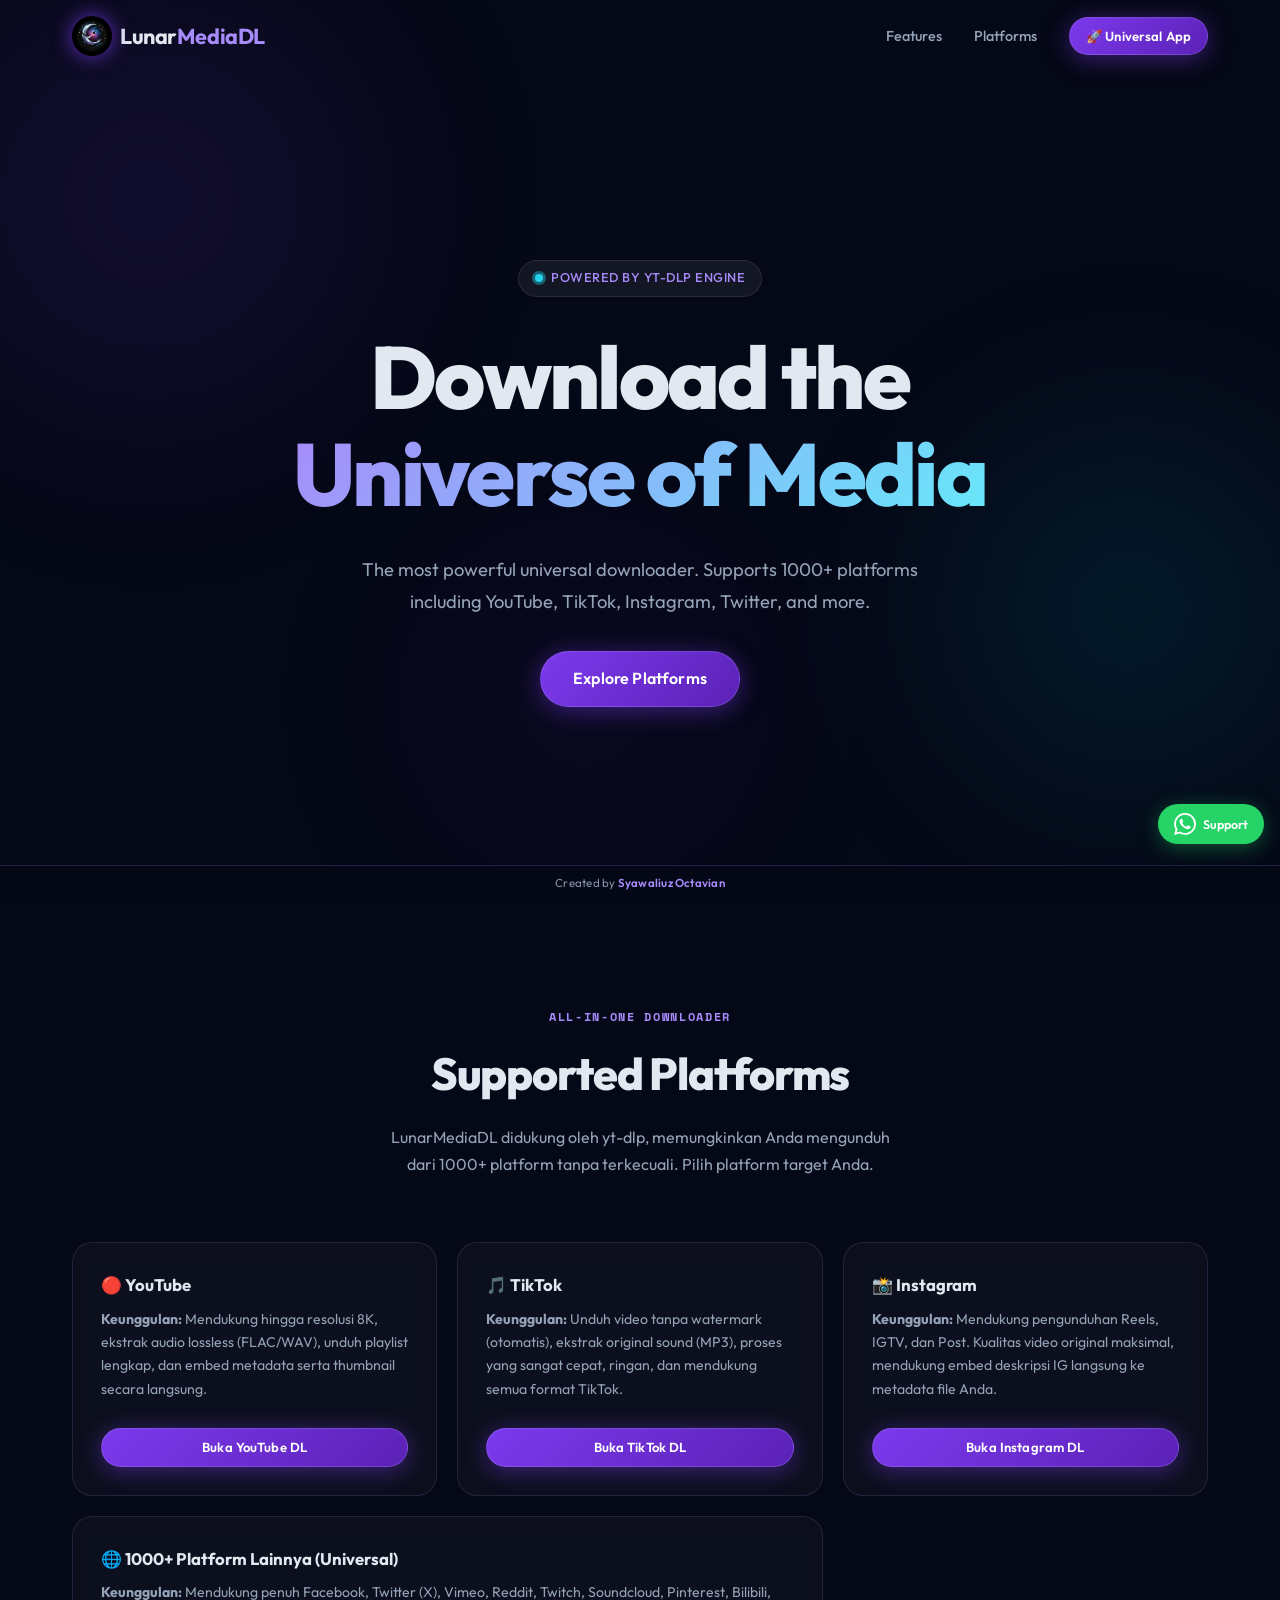
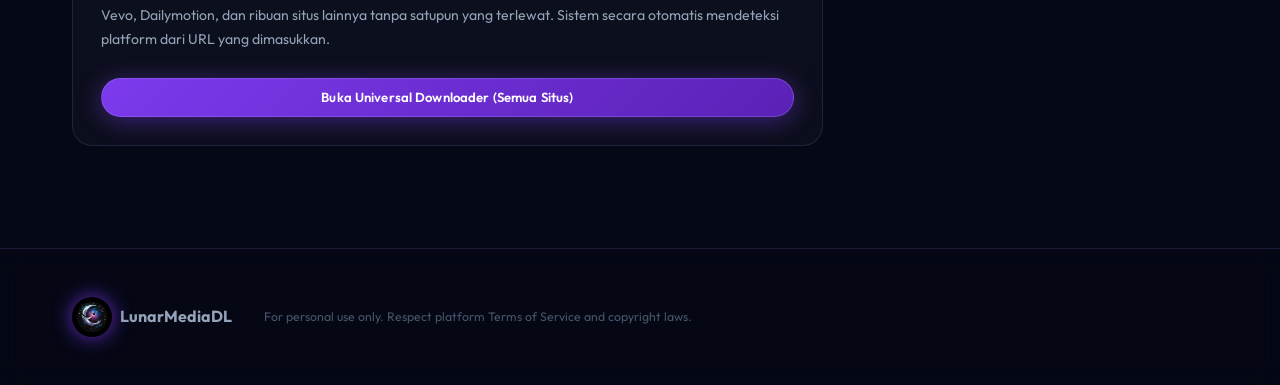
<file: static/index.html>
<!DOCTYPE html>
<html lang="en">
<head>
  <meta charset="UTF-8" />
  <meta name="viewport" content="width=device-width, initial-scale=1.0, viewport-fit=cover" />
  <meta name="description" content="LunarMediaDL — Advanced Media Downloader for all platforms." />
  <title>LunarMediaDL — Documentation</title>
  <link rel="preconnect" href="https://fonts.googleapis.com" />
  <link rel="preconnect" href="https://fonts.gstatic.com" crossorigin />
  <link href="https://fonts.googleapis.com/css2?family=Outfit:wght@100..900&family=Space+Mono:ital,wght@0,400;0,700;1,400&display=swap" rel="stylesheet" />
  <link rel="stylesheet" href="/static/css/main.css" />
  <link rel="stylesheet" href="/static/css/animations.css" />
</head>
<body>

<canvas id="starfield" aria-hidden="true"></canvas>
<div class="nebula" aria-hidden="true">
  <div class="nebula__blob nebula__blob--1"></div>
  <div class="nebula__blob nebula__blob--2"></div>
  <div class="nebula__blob nebula__blob--3"></div>
</div>

<header class="header" id="header">
  <nav class="nav container">
    <a href="/" class="logo" aria-label="LunarMediaDL Home">
      <img class="logo__icon" src="/static/logo.png" alt="LunarMediaDL" width="36" height="36" style="border-radius:50%;object-fit:cover;">
      <span class="logo__text">Lunar<span class="logo__accent">MediaDL</span></span>
    </a>
    <ul class="nav__links" role="list">
      <li><a href="#features" class="nav__link">Features</a></li>
      <li><a href="#platforms" class="nav__link">Platforms</a></li>
      <li><a href="/universal.html" class="btn btn--primary btn--sm">🚀 Universal App</a></li>
    </ul>
  </nav>
</header>

<section class="hero" id="hero">
  <div class="container hero__inner">
    <div class="hero__badge"><span class="pulse-dot"></span>Powered by yt-dlp engine</div>
    <h1 class="hero__title">
      <span class="hero__title-line">Download the</span>
      <span class="hero__title-line hero__title-gradient">Universe of Media</span>
    </h1>
    <p class="hero__subtitle">The most powerful universal downloader. Supports 1000+ platforms including YouTube, TikTok, Instagram, Twitter, and more.</p>
    <div class="hero__actions">
      <a href="#platforms" class="btn btn--primary btn--lg">Explore Platforms</a>
    </div>
  </div>
</section>

<section class="section" id="platforms">
  <div class="container">
    <div class="section__header">
      <span class="section__eyebrow">All-in-One Downloader</span>
      <h2 class="section__title">Supported Platforms</h2>
      <p class="section__desc">LunarMediaDL didukung oleh yt-dlp, memungkinkan Anda mengunduh dari 1000+ platform tanpa terkecuali. Pilih platform target Anda.</p>
    </div>
    <div class="features__grid">
      <div class="feature-card">
        <h3>🔴 YouTube</h3>
        <p><strong>Keunggulan:</strong> Mendukung hingga resolusi 8K, ekstrak audio lossless (FLAC/WAV), unduh playlist lengkap, dan embed metadata serta thumbnail secara langsung.</p><br/>
        <a href="/downloader.html" class="btn btn--primary btn--sm" style="width:100%">Buka YouTube DL</a>
      </div>
      <div class="feature-card">
        <h3>🎵 TikTok</h3>
        <p><strong>Keunggulan:</strong> Unduh video tanpa watermark (otomatis), ekstrak original sound (MP3), proses yang sangat cepat, ringan, dan mendukung semua format TikTok.</p><br/>
        <a href="/tiktok.html" class="btn btn--primary btn--sm" style="width:100%">Buka TikTok DL</a>
      </div>
      <div class="feature-card">
        <h3>📸 Instagram</h3>
        <p><strong>Keunggulan:</strong> Mendukung pengunduhan Reels, IGTV, dan Post. Kualitas video original maksimal, mendukung embed deskripsi IG langsung ke metadata file Anda.</p><br/>
        <a href="/instagram.html" class="btn btn--primary btn--sm" style="width:100%">Buka Instagram DL</a>
      </div>
      <div class="feature-card feature-card--large">
        <h3>🌐 1000+ Platform Lainnya (Universal)</h3>
        <p><strong>Keunggulan:</strong> Mendukung penuh Facebook, Twitter (X), Vimeo, Reddit, Twitch, Soundcloud, Pinterest, Bilibili, Vevo, Dailymotion, dan ribuan situs lainnya tanpa satupun yang terlewat. Sistem secara otomatis mendeteksi platform dari URL yang dimasukkan.</p><br/>
        <a href="/universal.html" class="btn btn--primary btn--sm" style="width:100%;text-align:center;">Buka Universal Downloader (Semua Situs)</a>
      </div>
    </div>
  </div>
</section>

<footer class="footer">
  <div class="container footer__inner">
    <div class="footer__brand">
      <img class="logo__icon" src="/static/logo.png" alt="LunarMediaDL" width="28" height="28" style="border-radius:50%;object-fit:cover;">
      <span class="footer__brand-name">LunarMediaDL</span>
    </div>
    <p class="footer__disclaimer">For personal use only. Respect platform Terms of Service and copyright laws.</p>
  </div>
</footer>
<div class="creator-credit">Created by <strong>Syawaliuz Octavian</strong></div>

<a href="https://wa.me/6282245186794?text=Hi%2C%20I%20need%20help%20with%20LunarYtdl"
   class="wa-contact-btn" target="_blank" rel="noopener noreferrer"
   title="Contact Support" aria-label="Contact support via WhatsApp">
  <svg viewBox="0 0 24 24" fill="currentColor" width="22" height="22">
    <path d="M17.472 14.382c-.297-.149-1.758-.867-2.03-.967-.273-.099-.471-.148-.67.15-.197.297-.767.966-.94 1.164-.173.199-.347.223-.644.075-.297-.15-1.255-.463-2.39-1.475-.883-.788-1.48-1.761-1.653-2.059-.173-.297-.018-.458.13-.606.134-.133.298-.347.446-.52.149-.174.198-.298.298-.497.099-.198.05-.371-.025-.52-.075-.149-.669-1.612-.916-2.207-.242-.579-.487-.5-.669-.51-.173-.008-.371-.01-.57-.01-.198 0-.52.074-.792.372-.272.297-1.04 1.016-1.04 2.479 0 1.462 1.065 2.875 1.213 3.074.149.198 2.096 3.2 5.077 4.487.709.306 1.262.489 1.694.625.712.227 1.36.195 1.871.118.571-.085 1.758-.719 2.006-1.413.248-.694.248-1.289.173-1.413-.074-.124-.272-.198-.57-.347m-5.421 7.403h-.004a9.87 9.87 0 01-5.031-1.378l-.361-.214-3.741.982.998-3.648-.235-.374a9.86 9.86 0 01-1.51-5.26c.001-5.45 4.436-9.884 9.888-9.884 2.64 0 5.122 1.03 6.988 2.898a9.825 9.825 0 012.893 6.994c-.003 5.45-4.437 9.884-9.885 9.884m8.413-18.297A11.815 11.815 0 0012.05 0C5.495 0 .16 5.335.157 11.892c0 2.096.547 4.142 1.588 5.945L.057 24l6.305-1.654a11.882 11.882 0 005.683 1.448h.005c6.554 0 11.89-5.335 11.893-11.893a11.821 11.821 0 00-3.48-8.413Z"/>
  </svg>
  <span>Support</span>
</a>

<script src="https://cdn.socket.io/4.7.5/socket.io.min.js"></script>
<script src="/static/js/stars.js"></script>
<script src="/static/js/ui.js"></script>
<script>document.addEventListener('DOMContentLoaded', () => { if (typeof UI !== 'undefined') UI.init(); });</script>
</body>
</html>
</file>
<file: static/css/main.css>
/* ═══════════════════════════════════════════════════════════
   LunarYtdl — Main Stylesheet
   Space theme · Glassmorphism · Futuristic · Production-grade
   Author: Syawaliuz Octavian
═══════════════════════════════════════════════════════════ */

/* ── Custom Properties ──────────────────────────────────── */
:root {
  /* Color palette */
  --clr-bg:          #050816;
  --clr-bg-2:        #0a0f2e;
  --clr-surface:     rgba(255 255 255 / 0.03);
  --clr-surface-2:   rgba(255 255 255 / 0.06);
  --clr-border:      rgba(167 139 250 / 0.15);
  --clr-border-2:    rgba(167 139 250 / 0.25);

  /* Purple accent */
  --clr-primary:     #7c3aed;
  --clr-primary-2:   #a78bfa;
  --clr-primary-glow:rgba(124 58 237 / 0.45);
  --clr-primary-soft:rgba(167 139 250 / 0.12);

  /* Cyan accent */
  --clr-accent:      #06b6d4;
  --clr-accent-2:    #67e8f9;
  --clr-accent-glow: rgba(6 182 212 / 0.35);

  /* Status */
  --clr-success:     #22d3ee;
  --clr-error:       #f87171;
  --clr-warning:     #fbbf24;

  /* Text */
  --clr-text:        #e2e8f0;
  --clr-text-muted:  #94a3b8;
  --clr-text-faint:  #475569;

  /* Typography */
  --font-sans:  'Outfit', system-ui, sans-serif;
  --font-mono:  'Space Mono', 'Courier New', monospace;

  /* Spacing */
  --space-xs:  0.25rem;
  --space-sm:  0.5rem;
  --space-md:  1rem;
  --space-lg:  1.5rem;
  --space-xl:  2rem;
  --space-2xl: 3rem;
  --space-3xl: 5rem;

  /* Border radius */
  --radius-sm: 6px;
  --radius-md: 12px;
  --radius-lg: 20px;
  --radius-xl: 28px;
  --radius-full: 9999px;

  /* Transitions */
  --ease-out:   cubic-bezier(0.16, 1, 0.3, 1);
  --ease-spring:cubic-bezier(0.34, 1.56, 0.64, 1);

  /* Shadows */
  --shadow-glow:  0 0 40px var(--clr-primary-glow);
  --shadow-card:  0 4px 32px rgba(0 0 0 / 0.5);
  --shadow-float: 0 20px 60px rgba(0 0 0 / 0.6);

  /* Layout */
  --container:  1200px;
  --header-h:   72px;
}

/* ── Reset ──────────────────────────────────────────────── */
*, *::before, *::after { box-sizing: border-box; margin: 0; padding: 0; }

html {
  scroll-behavior: smooth;
  -webkit-text-size-adjust: 100%;
  scroll-padding-top: calc(var(--header-h) + 1rem);
}

body {
  font-family: var(--font-sans);
  font-size: clamp(0.9rem, 1.5vw, 1rem);
  line-height: 1.7;
  color: var(--clr-text);
  background: var(--clr-bg);
  overflow-x: hidden;
  min-height: 100vh;
}

img { display: block; max-width: 100%; }
a  { color: inherit; text-decoration: none; }
button { cursor: pointer; font-family: inherit; border: none; background: none; }
input, select, textarea { font-family: inherit; }
ul[role="list"], ol[role="list"] { list-style: none; }

/* ── Utility ────────────────────────────────────────────── */
.container {
  width: min(100%, var(--container));
  margin-inline: auto;
  padding-inline: clamp(1rem, 4vw, 2rem);
}
.hidden        { display: none !important; }
.desktop-only  { display: none; }
@media (min-width: 768px) { .desktop-only { display: inline; } }

/* ── Starfield canvas ───────────────────────────────────── */
#starfield {
  position: fixed;
  inset: 0;
  z-index: 0;
  pointer-events: none;
}

/* ── Nebula blobs ───────────────────────────────────────── */
.nebula {
  position: fixed;
  inset: 0;
  z-index: 0;
  pointer-events: none;
  overflow: hidden;
}
.nebula__blob {
  position: absolute;
  border-radius: 50%;
  filter: blur(100px);
  opacity: 0.18;
}
.nebula__blob--1 {
  width: 600px; height: 600px;
  background: radial-gradient(circle, #7c3aed, transparent 70%);
  top: -100px; left: -150px;
}
.nebula__blob--2 {
  width: 500px; height: 500px;
  background: radial-gradient(circle, #06b6d4, transparent 70%);
  top: 40%; right: -100px;
}
.nebula__blob--3 {
  width: 400px; height: 400px;
  background: radial-gradient(circle, #4c1d95, transparent 70%);
  bottom: 0; left: 30%;
}

/* ── Everything above canvas ────────────────────────────── */
.header, .hero, .features, .downloader, .footer,
.toast-container {
  position: relative;
  z-index: 1;
}

/* ══════════════════════════════════════════════════════════
   HEADER
══════════════════════════════════════════════════════════ */
.header {
  position: fixed;
  top: 0; left: 0; right: 0;
  height: var(--header-h);
  z-index: 100;
  transition: background 0.4s, backdrop-filter 0.4s, border-color 0.4s;
  border-bottom: 1px solid transparent;
}
.header.scrolled {
  background: rgba(5 8 22 / 0.75);
  backdrop-filter: blur(20px) saturate(1.4);
  border-color: var(--clr-border);
}

.nav {
  display: flex;
  align-items: center;
  justify-content: space-between;
  height: var(--header-h);
  gap: var(--space-xl);
}

/* Logo */
.logo {
  display: flex;
  align-items: center;
  gap: var(--space-sm);
  flex-shrink: 0;
}
.logo__icon {
  width: 40px; height: 40px;
  filter: drop-shadow(0 0 10px rgba(124 58 237 / 0.8));
  transition: transform 0.5s var(--ease-spring), filter 0.3s;
}
.logo:hover .logo__icon {
  transform: rotate(-15deg) scale(1.1);
  filter: drop-shadow(0 0 18px rgba(167 139 250 / 0.9));
}
.logo__text {
  font-size: 1.35rem;
  font-weight: 700;
  letter-spacing: -0.02em;
  color: var(--clr-text);
}
.logo__accent {
  color: var(--clr-primary-2);
}

/* Nav links */
.nav__links {
  display: flex;
  align-items: center;
  gap: var(--space-xl);
  list-style: none;
}
.nav__link {
  font-size: 0.9rem;
  font-weight: 500;
  color: var(--clr-text-muted);
  transition: color 0.25s;
  position: relative;
}
.nav__link::after {
  content: '';
  position: absolute;
  bottom: -4px; left: 0; right: 0;
  height: 1px;
  background: var(--clr-primary-2);
  transform: scaleX(0);
  transform-origin: left;
  transition: transform 0.3s var(--ease-out);
}
.nav__link:hover { color: var(--clr-text); }
.nav__link:hover::after { transform: scaleX(1); }

.nav__link--cta {
  padding: 0.45rem 1.1rem;
  background: var(--clr-primary-soft);
  border: 1px solid var(--clr-border-2);
  border-radius: var(--radius-full);
  color: var(--clr-primary-2);
  font-weight: 600;
  transition: background 0.25s, border-color 0.25s, color 0.25s, box-shadow 0.25s;
}
.nav__link--cta:hover {
  background: rgba(124 58 237 / 0.2);
  border-color: var(--clr-primary-2);
  color: #fff;
  box-shadow: 0 0 20px var(--clr-primary-glow);
}
.nav__link--cta::after { display: none; }

/* Mobile burger */
.nav__burger {
  display: none;
  flex-direction: column;
  gap: 5px;
  padding: 6px;
}
.nav__burger span {
  display: block;
  width: 22px; height: 2px;
  background: var(--clr-text-muted);
  border-radius: 2px;
  transition: transform 0.3s, opacity 0.3s, background 0.25s;
}
.nav__burger:hover span { background: var(--clr-text); }

@media (max-width: 640px) {
  .nav__links { display: none; }
  .nav__burger { display: flex; }
}

/* ══════════════════════════════════════════════════════════
   HERO
══════════════════════════════════════════════════════════ */
.hero {
  min-height: 100vh;
  display: flex;
  align-items: center;
  padding-block: clamp(6rem, 12vw, 9rem) clamp(3rem, 6vw, 5rem);
}
.hero__inner {
  display: flex;
  flex-direction: column;
  align-items: center;
  text-align: center;
  gap: var(--space-xl);
}

.hero__badge {
  display: inline-flex;
  align-items: center;
  gap: var(--space-sm);
  padding: 0.4rem 1rem;
  background: var(--clr-surface-2);
  border: 1px solid var(--clr-border);
  border-radius: var(--radius-full);
  font-size: 0.8rem;
  font-weight: 500;
  color: var(--clr-primary-2);
  letter-spacing: 0.04em;
  text-transform: uppercase;
  animation: fadeSlideDown 0.8s var(--ease-out) both;
}

.hero__title {
  font-size: clamp(2.8rem, 7vw, 5.5rem);
  font-weight: 800;
  line-height: 1.1;
  letter-spacing: -0.03em;
  animation: fadeSlideUp 0.9s 0.1s var(--ease-out) both;
}
.hero__title-line {
  display: block;
  color: var(--clr-text);
}
.hero__title-gradient {
  background: linear-gradient(135deg, #a78bfa 0%, #67e8f9 50%, #a78bfa 100%);
  background-size: 200% 200%;
  -webkit-background-clip: text;
  -webkit-text-fill-color: transparent;
  background-clip: text;
  animation: gradientShift 4s ease infinite, fadeSlideUp 0.9s 0.2s var(--ease-out) both;
}

.hero__subtitle {
  max-width: 580px;
  font-size: clamp(1rem, 2vw, 1.15rem);
  color: var(--clr-text-muted);
  line-height: 1.75;
  animation: fadeSlideUp 0.9s 0.25s var(--ease-out) both;
}

.hero__actions {
  display: flex;
  gap: var(--space-md);
  flex-wrap: wrap;
  justify-content: center;
  animation: fadeSlideUp 0.9s 0.35s var(--ease-out) both;
}

/* Stats */
.hero__stats {
  display: flex;
  gap: var(--space-md);
  flex-wrap: wrap;
  justify-content: center;
  margin-top: var(--space-sm);
  animation: fadeSlideUp 0.9s 0.45s var(--ease-out) both;
}
.stat-card {
  display: flex;
  flex-direction: column;
  align-items: center;
  padding: 0.75rem 1.5rem;
  background: var(--clr-surface);
  border: 1px solid var(--clr-border);
  border-radius: var(--radius-md);
  backdrop-filter: blur(12px);
  transition: border-color 0.3s, transform 0.3s, box-shadow 0.3s;
}
.stat-card:hover {
  border-color: var(--clr-primary-2);
  transform: translateY(-4px);
  box-shadow: 0 8px 32px var(--clr-primary-glow);
}
.stat-card__number {
  font-size: 1.6rem;
  font-weight: 800;
  color: var(--clr-primary-2);
  letter-spacing: -0.02em;
  font-family: var(--font-mono);
  line-height: 1;
}
.stat-card__label {
  font-size: 0.75rem;
  color: var(--clr-text-muted);
  text-transform: uppercase;
  letter-spacing: 0.06em;
  margin-top: 0.25rem;
}

/* ══════════════════════════════════════════════════════════
   BUTTONS
══════════════════════════════════════════════════════════ */
.btn {
  display: inline-flex;
  align-items: center;
  justify-content: center;
  gap: 0.45rem;
  padding: 0.65rem 1.4rem;
  border-radius: var(--radius-full);
  font-size: 0.9rem;
  font-weight: 600;
  letter-spacing: 0.01em;
  transition:
    background 0.25s,
    color 0.25s,
    border-color 0.25s,
    box-shadow 0.25s,
    transform 0.2s var(--ease-spring);
  position: relative;
  overflow: hidden;
  white-space: nowrap;
  flex-shrink: 0;
  border: 1px solid transparent;
}
.btn:active { transform: scale(0.97); }

/* Ripple effect */
.btn::after {
  content: '';
  position: absolute;
  width: 180%;
  height: 180%;
  background: rgba(255 255 255 / 0.12);
  border-radius: 50%;
  transform: scale(0);
  opacity: 0;
  transition: transform 0.5s, opacity 0.5s;
}
.btn:active::after { transform: scale(1); opacity: 1; transition: none; }

.btn--primary {
  background: linear-gradient(135deg, var(--clr-primary) 0%, #5b21b6 100%);
  color: #fff;
  border-color: rgba(167 139 250 / 0.3);
  box-shadow: 0 4px 24px var(--clr-primary-glow);
}
.btn--primary:hover {
  background: linear-gradient(135deg, #8b5cf6 0%, var(--clr-primary) 100%);
  box-shadow: 0 6px 32px var(--clr-primary-glow), 0 0 0 1px rgba(167 139 250 / 0.4);
  transform: translateY(-2px);
}

.btn--secondary {
  background: var(--clr-surface-2);
  color: var(--clr-accent-2);
  border-color: rgba(6 182 212 / 0.3);
}
.btn--secondary:hover {
  background: rgba(6 182 212 / 0.12);
  border-color: var(--clr-accent);
  box-shadow: 0 0 20px var(--clr-accent-glow);
  transform: translateY(-2px);
}

.btn--ghost {
  background: var(--clr-surface);
  color: var(--clr-text-muted);
  border-color: var(--clr-border);
}
.btn--ghost:hover {
  background: var(--clr-surface-2);
  color: var(--clr-text);
  border-color: var(--clr-border-2);
}

.btn--danger {
  background: rgba(248 113 113 / 0.1);
  color: var(--clr-error);
  border-color: rgba(248 113 113 / 0.3);
}
.btn--danger:hover {
  background: rgba(248 113 113 / 0.2);
  border-color: var(--clr-error);
}

.btn--lg { padding: 0.85rem 2rem; font-size: 1rem; }
.btn--sm { padding: 0.45rem 1rem; font-size: 0.82rem; }

/* Fetch button loading state */
.btn--fetch .btn-loading { display: none; }
.btn--fetch.loading .btn-inner { display: none; }
.btn--fetch.loading .btn-loading { display: flex; align-items: center; gap: 0.45rem; }
.btn--fetch:disabled {
  opacity: 0.5;
  cursor: not-allowed;
  transform: none !important;
  box-shadow: none !important;
}

/* Spinner */
.spinner {
  width: 14px; height: 14px;
  border: 2px solid rgba(255 255 255 / 0.2);
  border-top-color: #fff;
  border-radius: 50%;
  animation: spin 0.7s linear infinite;
}

/* ══════════════════════════════════════════════════════════
   SECTION SHARED
══════════════════════════════════════════════════════════ */
.section {
  padding-block: clamp(4rem, 8vw, 7rem);
}
.section__header {
  text-align: center;
  margin-bottom: clamp(2.5rem, 5vw, 4rem);
}
.section__eyebrow {
  display: inline-block;
  font-size: 0.75rem;
  font-weight: 600;
  letter-spacing: 0.14em;
  text-transform: uppercase;
  color: var(--clr-primary-2);
  margin-bottom: var(--space-sm);
  font-family: var(--font-mono);
}
.section__title {
  font-size: clamp(1.9rem, 4vw, 2.8rem);
  font-weight: 800;
  letter-spacing: -0.025em;
  color: var(--clr-text);
  margin-bottom: 0.75rem;
}
.section__desc {
  color: var(--clr-text-muted);
  max-width: 500px;
  margin-inline: auto;
}

/* ══════════════════════════════════════════════════════════
   FEATURES GRID
══════════════════════════════════════════════════════════ */
.features__grid {
  display: grid;
  grid-template-columns: repeat(3, 1fr);
  gap: 1.25rem;
}
@media (max-width: 900px) { .features__grid { grid-template-columns: repeat(2, 1fr); } }
@media (max-width: 560px) { .features__grid { grid-template-columns: 1fr; } }

.feature-card {
  position: relative;
  padding: 1.75rem;
  background: var(--clr-surface);
  border: 1px solid var(--clr-border);
  border-radius: var(--radius-lg);
  backdrop-filter: blur(10px);
  overflow: hidden;
  transition: border-color 0.3s, transform 0.4s var(--ease-out), box-shadow 0.4s;
}
.feature-card::before {
  content: '';
  position: absolute;
  inset: 0;
  background: radial-gradient(circle at 0 0, var(--clr-primary-soft), transparent 60%);
  opacity: 0;
  transition: opacity 0.4s;
}
.feature-card:hover {
  border-color: var(--clr-primary-2);
  transform: translateY(-6px);
  box-shadow: var(--shadow-float), 0 0 0 1px rgba(167 139 250 / 0.2);
}
.feature-card:hover::before { opacity: 1; }

.feature-card--large {
  grid-column: span 2;
}
@media (max-width: 560px) { .feature-card--large { grid-column: span 1; } }

.feature-card__icon {
  width: 48px; height: 48px;
  display: flex;
  align-items: center;
  justify-content: center;
  background: var(--clr-primary-soft);
  border: 1px solid var(--clr-border-2);
  border-radius: var(--radius-md);
  margin-bottom: var(--space-lg);
  transition: box-shadow 0.3s;
}
.feature-card:hover .feature-card__icon {
  box-shadow: 0 0 20px var(--clr-primary-glow);
}
.feature-card__icon svg {
  width: 22px; height: 22px;
  stroke: var(--clr-primary-2);
}

.feature-card h3 {
  font-size: 1.05rem;
  font-weight: 700;
  color: var(--clr-text);
  margin-bottom: 0.5rem;
  position: relative;
}
.feature-card p {
  font-size: 0.88rem;
  color: var(--clr-text-muted);
  line-height: 1.65;
  position: relative;
}

/* ══════════════════════════════════════════════════════════
   APP PANEL
══════════════════════════════════════════════════════════ */
.app-panel {
  max-width: 860px;
  margin-inline: auto;
  background: var(--clr-surface);
  border: 1px solid var(--clr-border);
  border-radius: var(--radius-xl);
  backdrop-filter: blur(20px);
  padding: clamp(1.5rem, 4vw, 2.5rem);
  box-shadow: var(--shadow-float);
  position: relative;
  overflow: hidden;
}
.app-panel::before {
  content: '';
  position: absolute;
  top: 0; left: 0; right: 0;
  height: 1px;
  background: linear-gradient(90deg, transparent, var(--clr-primary-2), var(--clr-accent-2), transparent);
  opacity: 0.5;
}

/* Step transitions */
.panel__step {
  animation: panelIn 0.4s var(--ease-out) both;
}
@keyframes panelIn {
  from { opacity: 0; transform: translateY(12px); }
  to   { opacity: 1; transform: none; }
}

/* ── URL Input Area ──────────────────────────────────────── */
.url-input-group { display: flex; flex-direction: column; gap: var(--space-md); }

.url-input-wrapper {
  display: flex;
  align-items: center;
  gap: var(--space-sm);
  padding: 0.6rem 0.6rem 0.6rem 1rem;
  background: rgba(255 255 255 / 0.04);
  border: 1px solid var(--clr-border-2);
  border-radius: var(--radius-lg);
  transition: border-color 0.3s, box-shadow 0.3s;
}
.url-input-wrapper:focus-within {
  border-color: var(--clr-primary-2);
  box-shadow: 0 0 0 3px var(--clr-primary-soft), 0 0 30px var(--clr-primary-glow);
}
.url-input-wrapper.valid   { border-color: var(--clr-success); box-shadow: 0 0 0 3px rgba(34 211 238 / 0.12); }
.url-input-wrapper.invalid { border-color: var(--clr-error);   box-shadow: 0 0 0 3px rgba(248 113 113 / 0.12); }

.url-input__icon {
  width: 20px; height: 20px;
  flex-shrink: 0;
  stroke: var(--clr-text-faint);
  transition: stroke 0.3s;
}
.url-input-wrapper:focus-within .url-input__icon { stroke: var(--clr-primary-2); }

.url-input {
  flex: 1;
  background: transparent;
  border: none;
  outline: none;
  font-size: 0.92rem;
  color: var(--clr-text);
  font-family: var(--font-mono);
  min-width: 0;
}
.url-input::placeholder { color: var(--clr-text-faint); font-family: var(--font-sans); }

.url-paste-btn,
.url-clear-btn {
  width: 36px; height: 36px;
  display: flex;
  align-items: center;
  justify-content: center;
  border-radius: var(--radius-md);
  background: var(--clr-surface-2);
  border: 1px solid var(--clr-border);
  color: var(--clr-text-muted);
  transition: background 0.2s, color 0.2s, border-color 0.2s;
  flex-shrink: 0;
}
.url-paste-btn svg, .url-clear-btn svg {
  width: 15px; height: 15px;
  stroke: currentColor;
}
.url-paste-btn:hover { background: var(--clr-primary-soft); color: var(--clr-primary-2); border-color: var(--clr-border-2); }
.url-clear-btn:hover { background: rgba(248 113 113 / 0.1); color: var(--clr-error); border-color: rgba(248 113 113 / 0.3); }

/* URL options row */
.url-options-row {
  display: flex;
  align-items: center;
  gap: var(--space-md);
  flex-wrap: wrap;
  justify-content: space-between;
}

/* URL validation message */
.url-validation {
  font-size: 0.82rem;
  min-height: 1.2em;
  transition: color 0.2s, opacity 0.2s;
}
.url-validation.error   { color: var(--clr-error); }
.url-validation.success { color: var(--clr-success); }

/* ── Toggle switch ───────────────────────────────────────── */
.toggle-label {
  display: flex;
  align-items: center;
  gap: var(--space-sm);
  cursor: pointer;
  font-size: 0.87rem;
  color: var(--clr-text-muted);
  user-select: none;
}
.toggle-label input { position: absolute; opacity: 0; width: 0; }
.toggle-track {
  width: 40px; height: 22px;
  background: var(--clr-surface-2);
  border: 1px solid var(--clr-border);
  border-radius: var(--radius-full);
  position: relative;
  transition: background 0.3s, border-color 0.3s, box-shadow 0.3s;
  flex-shrink: 0;
}
.toggle-thumb {
  position: absolute;
  top: 3px; left: 3px;
  width: 14px; height: 14px;
  background: var(--clr-text-faint);
  border-radius: 50%;
  transition: transform 0.3s var(--ease-spring), background 0.3s;
}
.toggle-label input:checked + .toggle-track {
  background: var(--clr-primary);
  border-color: var(--clr-primary);
  box-shadow: 0 0 10px var(--clr-primary-glow);
}
.toggle-label input:checked + .toggle-track .toggle-thumb {
  transform: translateX(18px);
  background: #fff;
}

/* ── Video Meta Card ─────────────────────────────────────── */
.video-meta-card {
  display: flex;
  gap: var(--space-lg);
  padding: var(--space-lg);
  background: rgba(255 255 255 / 0.03);
  border: 1px solid var(--clr-border);
  border-radius: var(--radius-lg);
  margin-bottom: var(--space-xl);
}
@media (max-width: 600px) { .video-meta-card { flex-direction: column; } }

.video-meta__thumb-wrap {
  position: relative;
  flex-shrink: 0;
  width: 200px;
  aspect-ratio: 16/9;
  border-radius: var(--radius-md);
  overflow: hidden;
  background: var(--clr-surface-2);
}
@media (max-width: 600px) { .video-meta__thumb-wrap { width: 100%; } }

.video-meta__thumb {
  width: 100%; height: 100%;
  object-fit: cover;
  transition: transform 0.4s;
}
.video-meta__thumb-wrap:hover .video-meta__thumb { transform: scale(1.05); }

.video-meta__duration {
  position: absolute;
  bottom: 6px; right: 6px;
  padding: 0.2rem 0.5rem;
  background: rgba(0 0 0 / 0.75);
  backdrop-filter: blur(4px);
  border-radius: 4px;
  font-size: 0.72rem;
  font-family: var(--font-mono);
  font-weight: 700;
  color: #fff;
}

.video-meta__info { flex: 1; min-width: 0; display: flex; flex-direction: column; gap: 0.4rem; }
.video-meta__badge {
  display: inline-flex;
  align-items: center;
  padding: 0.2rem 0.6rem;
  background: var(--clr-primary-soft);
  border: 1px solid var(--clr-border-2);
  border-radius: var(--radius-full);
  font-size: 0.72rem;
  color: var(--clr-primary-2);
  font-weight: 600;
  text-transform: uppercase;
  letter-spacing: 0.06em;
  width: fit-content;
}

.video-meta__title {
  font-size: 1rem;
  font-weight: 700;
  color: var(--clr-text);
  line-height: 1.4;
  display: -webkit-box;
  -webkit-line-clamp: 2;
  -webkit-box-orient: vertical;
  overflow: hidden;
}
.video-meta__channel { font-size: 0.84rem; color: var(--clr-primary-2); font-weight: 500; }
.video-meta__stats { font-size: 0.78rem; color: var(--clr-text-muted); display: flex; gap: 0.5rem; align-items: center; }
.video-meta__stats .dot { opacity: 0.4; }
.video-meta__desc { font-size: 0.8rem; color: var(--clr-text-faint); line-height: 1.6; display: -webkit-box; -webkit-line-clamp: 2; -webkit-box-orient: vertical; overflow: hidden; }

/* ── Tabs ────────────────────────────────────────────────── */
.options-tabs {
  display: flex;
  gap: 4px;
  padding: 4px;
  background: rgba(255 255 255 / 0.03);
  border: 1px solid var(--clr-border);
  border-radius: var(--radius-lg);
  margin-bottom: var(--space-xl);
}

.tab {
  flex: 1;
  display: flex;
  align-items: center;
  justify-content: center;
  gap: 0.4rem;
  padding: 0.6rem 1rem;
  border-radius: var(--radius-md);
  font-size: 0.85rem;
  font-weight: 600;
  color: var(--clr-text-muted);
  transition: background 0.25s, color 0.25s, box-shadow 0.25s;
}
.tab svg { stroke: currentColor; flex-shrink: 0; }
.tab:hover { color: var(--clr-text); background: var(--clr-surface-2); }
.tab.active {
  background: var(--clr-primary-soft);
  border: 1px solid var(--clr-border-2);
  color: var(--clr-primary-2);
  box-shadow: 0 0 14px var(--clr-primary-glow);
}

.tab-panel { display: none; }
.tab-panel--active { display: block; animation: panelIn 0.3s var(--ease-out) both; }

/* ── Options Grid ────────────────────────────────────────── */
.options-grid {
  display: grid;
  grid-template-columns: repeat(auto-fill, minmax(220px, 1fr));
  gap: var(--space-lg);
  margin-bottom: var(--space-xl);
}
.options-grid--3col {
  grid-template-columns: repeat(3, 1fr);
}
@media (max-width: 780px) { .options-grid--3col { grid-template-columns: repeat(2, 1fr); } }
@media (max-width: 520px) { .options-grid--3col { grid-template-columns: 1fr; } }

.option-group { display: flex; flex-direction: column; gap: 0.5rem; }
.option-group--full { grid-column: 1 / -1; }
.option-group--checkboxes { gap: 0.65rem; }

.option-label {
  font-size: 0.82rem;
  font-weight: 600;
  color: var(--clr-text-muted);
  letter-spacing: 0.03em;
  display: flex;
  align-items: center;
  gap: 0.5rem;
}
.option-hint {
  font-size: 0.72rem;
  font-weight: 400;
  color: var(--clr-text-faint);
  letter-spacing: 0;
  font-family: var(--font-mono);
}

/* ── Select ──────────────────────────────────────────────── */
.select-wrapper {
  position: relative;
}
.select-wrapper::after {
  content: '';
  position: absolute;
  right: 12px;
  top: 50%;
  transform: translateY(-50%);
  width: 0; height: 0;
  border-left: 5px solid transparent;
  border-right: 5px solid transparent;
  border-top: 5px solid var(--clr-text-muted);
  pointer-events: none;
}
.select {
  width: 100%;
  padding: 0.6rem 2rem 0.6rem 0.85rem;
  background: rgba(255 255 255 / 0.04);
  border: 1px solid var(--clr-border-2);
  border-radius: var(--radius-md);
  color: var(--clr-text);
  font-size: 0.88rem;
  appearance: none;
  cursor: pointer;
  transition: border-color 0.25s, box-shadow 0.25s;
}
.select:focus {
  outline: none;
  border-color: var(--clr-primary-2);
  box-shadow: 0 0 0 3px var(--clr-primary-soft);
}
.select option, .select optgroup {
  background: #0f1535;
  color: var(--clr-text);
}

/* ── Input ───────────────────────────────────────────────── */
.input {
  padding: 0.6rem 0.85rem;
  background: rgba(255 255 255 / 0.04);
  border: 1px solid var(--clr-border-2);
  border-radius: var(--radius-md);
  color: var(--clr-text);
  font-size: 0.88rem;
  width: 100%;
  transition: border-color 0.25s, box-shadow 0.25s;
}
.input:focus {
  outline: none;
  border-color: var(--clr-primary-2);
  box-shadow: 0 0 0 3px var(--clr-primary-soft);
}
.input::placeholder { color: var(--clr-text-faint); }

/* ── Checkbox ────────────────────────────────────────────── */
.checkbox-label {
  display: flex;
  align-items: center;
  gap: 0.6rem;
  cursor: pointer;
  font-size: 0.84rem;
  color: var(--clr-text-muted);
  user-select: none;
  transition: color 0.2s;
}
.checkbox-label:hover { color: var(--clr-text); }
.checkbox-label input { position: absolute; opacity: 0; width: 0; }
.checkbox-custom {
  width: 17px; height: 17px;
  background: var(--clr-surface-2);
  border: 1.5px solid var(--clr-border-2);
  border-radius: 4px;
  position: relative;
  flex-shrink: 0;
  transition: background 0.2s, border-color 0.2s, box-shadow 0.2s;
}
.checkbox-label input:checked + .checkbox-custom {
  background: var(--clr-primary);
  border-color: var(--clr-primary);
  box-shadow: 0 0 8px var(--clr-primary-glow);
}
.checkbox-custom::after {
  content: '';
  position: absolute;
  left: 4px; top: 1px;
  width: 6px; height: 10px;
  border: 2px solid #fff;
  border-top: none;
  border-left: none;
  transform: rotate(45deg) scaleY(0);
  transform-origin: bottom;
  transition: transform 0.2s var(--ease-out);
}
.checkbox-label input:checked + .checkbox-custom::after { transform: rotate(45deg) scaleY(1); }

/* ── Format List ─────────────────────────────────────────── */
.format-list-wrapper {
  max-height: 240px;
  overflow-y: auto;
  border: 1px solid var(--clr-border);
  border-radius: var(--radius-md);
  scrollbar-width: thin;
  scrollbar-color: var(--clr-primary) transparent;
}
.format-list {
  display: flex;
  flex-direction: column;
  gap: 2px;
  padding: 4px;
}
.format-item {
  display: flex;
  align-items: center;
  gap: 0.5rem;
  padding: 0.55rem 0.75rem;
  border-radius: var(--radius-sm);
  cursor: pointer;
  font-size: 0.8rem;
  font-family: var(--font-mono);
  color: var(--clr-text-muted);
  transition: background 0.2s, color 0.2s;
  border: 1px solid transparent;
}
.format-item:hover  { background: var(--clr-surface-2); color: var(--clr-text); }
.format-item.selected {
  background: var(--clr-primary-soft);
  border-color: var(--clr-border-2);
  color: var(--clr-primary-2);
}
.format-item__badge {
  padding: 0.1rem 0.45rem;
  border-radius: 3px;
  font-size: 0.68rem;
  font-weight: 700;
  text-transform: uppercase;
  flex-shrink: 0;
}
.format-item__badge--video  { background: rgba(124 58 237 / 0.25); color: #c4b5fd; }
.format-item__badge--audio  { background: rgba(6 182 212 / 0.2);  color: #67e8f9; }
.format-item__size  { margin-left: auto; font-size: 0.7rem; color: var(--clr-text-faint); }

/* ── Advanced Group ──────────────────────────────────────── */
.advanced-group {
  padding: var(--space-lg);
  background: rgba(255 255 255 / 0.025);
  border: 1px solid var(--clr-border);
  border-radius: var(--radius-lg);
  display: flex;
  flex-direction: column;
  gap: 0.65rem;
}
.advanced-group__header {
  display: flex;
  align-items: center;
  gap: 0.45rem;
  font-size: 0.82rem;
  font-weight: 700;
  color: var(--clr-text);
  letter-spacing: 0.04em;
  text-transform: uppercase;
  padding-bottom: 0.65rem;
  border-bottom: 1px solid var(--clr-border);
  margin-bottom: 0.25rem;
}
.advanced-group__header svg { stroke: var(--clr-primary-2); }

/* ── Action Row ──────────────────────────────────────────── */
.action-row {
  display: flex;
  align-items: center;
  justify-content: space-between;
  padding-top: var(--space-lg);
  border-top: 1px solid var(--clr-border);
  gap: var(--space-md);
  flex-wrap: wrap;
}
.action-row__right {
  display: flex;
  gap: var(--space-sm);
  flex-wrap: wrap;
}

/* ── Progress ────────────────────────────────────────────── */
.progress-container {
  display: flex;
  flex-direction: column;
  align-items: center;
  gap: var(--space-xl);
  padding-block: var(--space-lg);
  text-align: center;
}

/* SVG ring */
.progress-icon {
  width: 140px; height: 140px;
  position: relative;
}
.progress-icon svg { width: 100%; height: 100%; transform: rotate(-90deg); }

.progress-ring__bg {
  stroke: var(--clr-surface-2);
  fill: none;
}
.progress-ring__fill {
  fill: none;
  stroke: url(#progressGradient);
  stroke-dasharray: 175.9;
  stroke-dashoffset: 175.9;
  transition: stroke-dashoffset 0.5s var(--ease-out);
  filter: drop-shadow(0 0 6px rgba(124 58 237 / 0.7));
}
.progress-ring__text {
  transform: rotate(90deg);
  font-family: var(--font-mono);
  font-size: 13px;
  font-weight: 700;
  fill: var(--clr-primary-2);
}

.progress-info { width: 100%; max-width: 440px; }
.progress-title {
  font-size: 1.2rem;
  font-weight: 700;
  color: var(--clr-text);
  margin-bottom: 0.35rem;
}
.progress-subtitle {
  font-size: 0.82rem;
  color: var(--clr-text-muted);
  font-family: var(--font-mono);
  word-break: break-all;
  margin-bottom: var(--space-lg);
}

.progress-bar-wrap {
  display: flex;
  align-items: center;
  gap: var(--space-sm);
  margin-bottom: var(--space-md);
}
.progress-bar {
  flex: 1;
  height: 6px;
  background: var(--clr-surface-2);
  border-radius: var(--radius-full);
  overflow: hidden;
}
.progress-bar__fill {
  height: 100%;
  width: 0%;
  background: linear-gradient(90deg, var(--clr-primary), var(--clr-accent-2));
  border-radius: var(--radius-full);
  transition: width 0.5s var(--ease-out);
  box-shadow: 0 0 10px var(--clr-primary-glow);
  position: relative;
}
.progress-bar__fill::after {
  content: '';
  position: absolute;
  right: 0; top: 0; bottom: 0;
  width: 40px;
  background: rgba(255 255 255 / 0.3);
  border-radius: var(--radius-full);
  animation: shimmer 1.2s linear infinite;
}
.progress-percent {
  font-size: 0.8rem;
  font-family: var(--font-mono);
  font-weight: 700;
  color: var(--clr-primary-2);
  min-width: 3ch;
  text-align: right;
}

.progress-stats {
  display: flex;
  justify-content: center;
  gap: var(--space-xl);
  flex-wrap: wrap;
}
.progress-stat {
  font-size: 0.8rem;
  font-family: var(--font-mono);
  color: var(--clr-text-muted);
}

.progress-actions {
  display: flex;
  gap: var(--space-sm);
  flex-wrap: wrap;
  justify-content: center;
}

/* ── Pulse dot ───────────────────────────────────────────── */
.pulse-dot {
  width: 8px; height: 8px;
  background: var(--clr-success);
  border-radius: 50%;
  position: relative;
  flex-shrink: 0;
}
.pulse-dot::before {
  content: '';
  position: absolute;
  inset: -3px;
  border-radius: 50%;
  background: var(--clr-success);
  opacity: 0.4;
  animation: pulse 2s ease-in-out infinite;
}

/* ══════════════════════════════════════════════════════════
   TOAST
══════════════════════════════════════════════════════════ */
.toast-container {
  position: fixed;
  bottom: 1.5rem;
  left: 50%;
  transform: translateX(-50%);
  z-index: 9999;
  display: flex;
  flex-direction: column;
  align-items: center;
  gap: 0.5rem;
  pointer-events: none;
}
.toast {
  padding: 0.75rem 1.25rem;
  border-radius: var(--radius-full);
  font-size: 0.85rem;
  font-weight: 600;
  pointer-events: auto;
  backdrop-filter: blur(16px);
  box-shadow: var(--shadow-card);
  animation: toastIn 0.4s var(--ease-spring) both;
  max-width: min(90vw, 420px);
  text-align: center;
}
.toast--info    { background: rgba(124 58 237 / 0.9); border: 1px solid rgba(167 139 250 / 0.4); color: #fff; }
.toast--success { background: rgba(6 182 212 / 0.9);  border: 1px solid rgba(103 232 249 / 0.4); color: #fff; }
.toast--error   { background: rgba(239 68 68 / 0.9);  border: 1px solid rgba(248 113 113 / 0.4); color: #fff; }
.toast--warning { background: rgba(245 158 11 / 0.9); border: 1px solid rgba(251 191 36 / 0.4); color: #fff; }
.toast.leaving  { animation: toastOut 0.35s var(--ease-out) both; }

@keyframes toastIn  { from { opacity:0; transform: translateY(16px) scale(0.92); } to { opacity:1; transform: none; } }
@keyframes toastOut { to   { opacity:0; transform: translateY(8px)  scale(0.92); } }

/* ══════════════════════════════════════════════════════════
   FOOTER
══════════════════════════════════════════════════════════ */
.footer {
  border-top: 1px solid var(--clr-border);
  background: rgba(5 8 22 / 0.6);
  backdrop-filter: blur(12px);
}
.footer__inner {
  display: flex;
  align-items: center;
  gap: var(--space-xl);
  padding-block: var(--space-2xl);
  flex-wrap: wrap;
  position: relative;
}
.footer__brand {
  display: flex;
  align-items: center;
  gap: var(--space-sm);
  flex-shrink: 0;
}
.footer__brand-name {
  font-size: 1rem;
  font-weight: 700;
  color: var(--clr-text-muted);
}
.footer__disclaimer {
  font-size: 0.77rem;
  color: var(--clr-text-faint);
  line-height: 1.6;
  flex: 1;
}
.footer__creator {
  position: absolute;
  right: clamp(1rem, 4vw, 2rem);
  top: 50%;
  transform: translateY(-50%);
  font-size: 0.82rem;
  color: var(--clr-text-muted);
  text-align: right;
  white-space: nowrap;
}
.footer__creator strong { color: var(--clr-primary-2); }

@media (max-width: 600px) {
  .footer__inner { flex-direction: column; }
  .footer__creator { position: static; transform: none; text-align: center; }
}

.footer__copyright {
  border-top: 1px solid var(--clr-border);
  padding-block: 1rem;
}
.footer__copyright .container {
  display: flex;
  justify-content: space-between;
  align-items: center;
  flex-wrap: wrap;
  gap: 0.5rem;
  font-size: 0.75rem;
  color: var(--clr-text-faint);
}

/* ═══════════════════════════════════════════════════════════
   LunarYtdl v2.0 — Additional Styles
   New features: history panel, creator credit, WA button,
   docs page, optimized stars, fixed crescent moon
═══════════════════════════════════════════════════════════ */

/* ── Fixed creator credit ─────────────────────────────── */
.creator-credit {
  position: fixed;
  bottom: 0;
  left: 0;
  right: 0;
  z-index: 95;
  text-align: center;
  font-size: 0.72rem;
  color: rgba(148, 163, 184, 0.9);
  background: rgba(5, 8, 22, 0.88);
  backdrop-filter: blur(16px);
  -webkit-backdrop-filter: blur(16px);
  /* Safe area: handles iPhone notch + Android gesture nav */
  padding: 0.45rem 1rem calc(0.45rem + env(safe-area-inset-bottom, 0px));
  border-top: 1px solid rgba(167, 139, 250, 0.18);
  pointer-events: none;
  white-space: nowrap;
  letter-spacing: 0.02em;
  /* Force always visible — never hidden on any device */
  display: block !important;
  visibility: visible !important;
  opacity: 1 !important;
}
.creator-credit strong {
  color: #a78bfa;
  font-weight: 600;
}

/* ── WhatsApp contact button ────────────────────────────── */
.wa-contact-btn {
  position: fixed;
  bottom: 3.5rem;
  right: 1rem;
  z-index: 90;
  display: flex;
  align-items: center;
  gap: 0.45rem;
  padding: 0.55rem 1rem;
  background: #25d366;
  color: #fff;
  border-radius: var(--radius-full);
  font-size: 0.78rem;
  font-weight: 600;
  text-decoration: none;
  box-shadow: 0 4px 20px rgba(37 211 102 / 0.35);
  transition: transform 0.2s var(--ease-out), box-shadow 0.2s var(--ease-out);
}
.wa-contact-btn:hover {
  transform: translateY(-2px) scale(1.04);
  box-shadow: 0 8px 28px rgba(37 211 102 / 0.5);
}
.wa-contact-btn svg { flex-shrink: 0; }

/* ── History toggle button (bottom-left hamburger) ──────── */
.history-toggle-btn {
  position: fixed;
  bottom: 1rem;
  left: 1rem;
  z-index: 90;
  width: 44px;
  height: 44px;
  border-radius: var(--radius-full);
  background: rgba(124 58 237 / 0.15);
  border: 1px solid var(--clr-border);
  backdrop-filter: blur(10px);
  color: var(--clr-primary-2);
  display: flex;
  align-items: center;
  justify-content: center;
  cursor: pointer;
  transition: all 0.2s var(--ease-out);
}
.history-toggle-btn:hover {
  background: rgba(124 58 237 / 0.3);
  border-color: var(--clr-primary-2);
  transform: scale(1.08);
}

/* ── History Panel ────────────────────────────────────── */
.history-panel {
  position: fixed;
  inset: 0;
  z-index: 200;
  pointer-events: none;
  opacity: 0;
  transition: opacity 0.25s ease;
}
.history-panel.open {
  pointer-events: all;
  opacity: 1;
}

.history-panel__backdrop {
  position: absolute;
  inset: 0;
  background: rgba(5 8 22 / 0.6);
  backdrop-filter: blur(4px);
}

.history-panel__sheet {
  position: absolute;
  bottom: 0;
  left: 0;
  right: 0;
  max-height: 60vh;
  min-height: 240px;
  background: rgba(10 15 46 / 0.97);
  border-top: 1px solid var(--clr-border-2);
  border-radius: var(--radius-xl) var(--radius-xl) 0 0;
  display: flex;
  flex-direction: column;
  transform: translateY(100%);
  transition: transform 0.35s var(--ease-out);
  overflow: hidden;
}
.history-panel.open .history-panel__sheet {
  transform: translateY(0);
}

.history-panel__header {
  display: flex;
  align-items: center;
  justify-content: space-between;
  padding: 1rem 1.25rem 0.75rem;
  border-bottom: 1px solid var(--clr-border);
  flex-shrink: 0;
}
.history-panel__title {
  display: flex;
  align-items: center;
  gap: 0.5rem;
  font-weight: 700;
  font-size: 0.95rem;
  color: var(--clr-primary-2);
}
.history-panel__actions {
  display: flex;
  align-items: center;
  gap: 0.5rem;
}
.history-panel__close {
  width: 30px;
  height: 30px;
  display: flex;
  align-items: center;
  justify-content: center;
  border-radius: var(--radius-sm);
  color: var(--clr-text-muted);
  cursor: pointer;
  background: none;
  border: none;
  transition: color 0.15s, background 0.15s;
}
.history-panel__close:hover {
  color: var(--clr-text);
  background: rgba(255 255 255 / 0.06);
}

.history-panel__body {
  overflow-y: auto;
  flex: 1;
  padding: 0.75rem 1.25rem 1.5rem;
  display: flex;
  flex-direction: column;
  gap: 0.6rem;
}
.history-panel__body::-webkit-scrollbar { width: 4px; }
.history-panel__body::-webkit-scrollbar-track { background: transparent; }
.history-panel__body::-webkit-scrollbar-thumb { background: var(--clr-border); border-radius: 2px; }

.history-empty {
  text-align: center;
  padding: 2rem 1rem;
  color: var(--clr-text-faint);
  font-size: 0.85rem;
  display: flex;
  flex-direction: column;
  align-items: center;
  gap: 0.75rem;
  line-height: 1.5;
}

/* ── History Items ────────────────────────────────────── */
.history-item {
  display: flex;
  align-items: center;
  gap: 0.75rem;
  padding: 0.65rem 0.75rem;
  background: var(--clr-surface);
  border: 1px solid var(--clr-border);
  border-radius: var(--radius-md);
  transition: background 0.15s, border-color 0.15s;
}
.history-item:hover {
  background: var(--clr-surface-2);
  border-color: var(--clr-border-2);
}

.history-item__thumb {
  position: relative;
  width: 56px;
  height: 36px;
  border-radius: var(--radius-sm);
  overflow: hidden;
  flex-shrink: 0;
}
.history-item__thumb img {
  width: 100%;
  height: 100%;
  object-fit: cover;
}
.history-item__thumb-placeholder {
  width: 100%;
  height: 100%;
  background: rgba(124 58 237 / 0.2);
}
.history-item__format-badge {
  position: absolute;
  bottom: 2px;
  right: 2px;
  font-size: 0.55rem;
  font-weight: 700;
  background: rgba(5 8 22 / 0.85);
  color: var(--clr-primary-2);
  padding: 1px 4px;
  border-radius: 3px;
  line-height: 1.4;
}

.history-item__info {
  flex: 1;
  min-width: 0;
}
.history-item__title {
  font-size: 0.82rem;
  font-weight: 600;
  white-space: nowrap;
  overflow: hidden;
  text-overflow: ellipsis;
  color: var(--clr-text);
}
.history-item__meta {
  display: flex;
  gap: 0.75rem;
  font-size: 0.72rem;
  color: var(--clr-text-faint);
  margin-top: 0.15rem;
}
.history-item__date { margin-left: auto; }

.history-item__actions {
  display: flex;
  gap: 0.35rem;
  flex-shrink: 0;
}

/* ── Extra small button ─────────────────────────────────── */
.btn--xs {
  padding: 0.25rem 0.5rem;
  font-size: 0.75rem;
  min-height: 28px;
}

/* ── Docs page API cards ─────────────────────────────────── */
.docs-grid {
  display: grid;
  grid-template-columns: repeat(auto-fill, minmax(320px, 1fr));
  gap: 1rem;
  margin-top: 2rem;
}

.doc-card {
  display: flex;
  gap: 1rem;
  padding: 1.25rem;
  background: var(--clr-surface);
  border: 1px solid var(--clr-border);
  border-radius: var(--radius-md);
  transition: border-color 0.2s, background 0.2s;
}
.doc-card:hover {
  border-color: var(--clr-border-2);
  background: var(--clr-surface-2);
}

.doc-card__method {
  font-family: var(--font-mono);
  font-size: 0.65rem;
  font-weight: 700;
  letter-spacing: 0.05em;
  padding: 0.2rem 0.5rem;
  border-radius: var(--radius-sm);
  height: fit-content;
  flex-shrink: 0;
  margin-top: 0.15rem;
}
.doc-card__method--get    { background: rgba(34 197 94 / 0.15);  color: #4ade80; }
.doc-card__method--post   { background: rgba(124 58 237 / 0.15); color: #a78bfa; }
.doc-card__method--delete { background: rgba(248 113 113 / 0.15);color: #f87171; }

.doc-card__endpoint {
  display: block;
  font-family: var(--font-mono);
  font-size: 0.8rem;
  color: var(--clr-accent-2);
  margin-bottom: 0.4rem;
}
.doc-card__content { flex: 1; min-width: 0; }
.doc-card__content p {
  font-size: 0.82rem;
  color: var(--clr-text-muted);
  margin-bottom: 0.5rem;
}
.doc-card__example {
  font-family: var(--font-mono);
  font-size: 0.7rem;
  background: rgba(0 0 0 / 0.3);
  border: 1px solid var(--clr-border);
  border-radius: var(--radius-sm);
  padding: 0.5rem 0.75rem;
  color: var(--clr-text-muted);
  overflow-x: auto;
  white-space: pre-wrap;
  word-break: break-all;
}

.docs-launch-cta {
  text-align: center;
  margin-top: 3rem;
}

.inline-code {
  font-family: var(--font-mono);
  font-size: 0.85em;
  background: rgba(124 58 237 / 0.12);
  color: var(--clr-primary-2);
  padding: 0.1em 0.4em;
  border-radius: var(--radius-sm);
  border: 1px solid rgba(124 58 237 / 0.2);
}

/* ── Downloader page full-height layout ─────────────────── */
.page--downloader .downloader--full {
  min-height: calc(100vh - var(--header-h) - 4rem);
  display: flex;
  align-items: flex-start;
}
.page--downloader .downloader--full .container {
  width: 100%;
}

/* ── Starfield optimization: reduce on battery save ────── */
@media (prefers-reduced-motion: reduce) {
  #starfield { display: none; }
  .nebula__blob { animation: none !important; }
}

/* ── Mobile adjustments ─────────────────────────────────── */
@media (max-width: 640px) {
  .creator-credit { font-size: 0.65rem; }
  .wa-contact-btn span { display: none; }
  .wa-contact-btn { padding: 0.55rem; }
  .history-panel__sheet { max-height: 75vh; }

  .docs-grid { grid-template-columns: 1fr; }
  .doc-card { flex-direction: column; gap: 0.5rem; }

  .history-item__meta span:first-child {
    display: none;
  }
}

/* ── PNG Logo override ─────────────────────────────────── */
img.logo__icon {
  border-radius: 50%;
  object-fit: cover;
  display: inline-block;
  vertical-align: middle;
  flex-shrink: 0;
}
</file>
<file: static/css/animations.css>
/* ═══════════════════════════════════════════════════════════
   LunarYtdl — Animations & Keyframes
   Space-grade motion design
   Author: Syawaliuz Octavian
═══════════════════════════════════════════════════════════ */

/* ── Core keyframes ─────────────────────────────────────── */
@keyframes fadeSlideDown {
  from { opacity: 0; transform: translateY(-16px); }
  to   { opacity: 1; transform: none; }
}
@keyframes fadeSlideUp {
  from { opacity: 0; transform: translateY(20px); }
  to   { opacity: 1; transform: none; }
}
@keyframes fadeIn {
  from { opacity: 0; }
  to   { opacity: 1; }
}
@keyframes spin {
  to { transform: rotate(360deg); }
}
@keyframes pulse {
  0%, 100% { transform: scale(1);   opacity: 0.5; }
  50%       { transform: scale(1.6); opacity: 0; }
}
@keyframes gradientShift {
  0%   { background-position: 0%   50%; }
  50%  { background-position: 100% 50%; }
  100% { background-position: 0%   50%; }
}
@keyframes shimmer {
  0%   { transform: translateX(-200%); }
  100% { transform: translateX(400%); }
}
@keyframes floatY {
  0%, 100% { transform: translateY(0); }
  50%       { transform: translateY(-12px); }
}
@keyframes orbitGlow {
  0%   { box-shadow: 0 0 20px var(--clr-primary-glow),  0 0 60px transparent; }
  50%  { box-shadow: 0 0 40px var(--clr-primary-glow),  0 0 80px rgba(6 182 212 / 0.15); }
  100% { box-shadow: 0 0 20px var(--clr-primary-glow),  0 0 60px transparent; }
}
@keyframes twinkle {
  0%, 100% { opacity: 0.3; transform: scale(0.8); }
  50%       { opacity: 1;   transform: scale(1.2); }
}
@keyframes nebulaDrift {
  0%   { transform: translate(0, 0)    scale(1); }
  33%  { transform: translate(30px, -20px) scale(1.05); }
  66%  { transform: translate(-20px, 15px) scale(0.97); }
  100% { transform: translate(0, 0)    scale(1); }
}
@keyframes borderGlow {
  0%   { border-color: var(--clr-border); }
  50%  { border-color: var(--clr-primary-2); }
  100% { border-color: var(--clr-border); }
}
@keyframes scanline {
  0%   { top: -4px; }
  100% { top: 100%; }
}
@keyframes dotBounce {
  0%, 100% { transform: translateY(0); opacity: 1; }
  50%       { transform: translateY(-5px); opacity: 0.5; }
}
@keyframes successPop {
  0%   { transform: scale(0); opacity: 0; }
  60%  { transform: scale(1.2); }
  80%  { transform: scale(0.9); }
  100% { transform: scale(1);   opacity: 1; }
}
@keyframes warpIn {
  from { clip-path: ellipse(0% 0% at 50% 50%); opacity: 0; }
  to   { clip-path: ellipse(200% 200% at 50% 50%); opacity: 1; }
}

/* ── Nebula drift ───────────────────────────────────────── */
.nebula__blob--1 {
  animation: nebulaDrift 18s ease-in-out infinite;
}
.nebula__blob--2 {
  animation: nebulaDrift 22s 3s ease-in-out infinite reverse;
}
.nebula__blob--3 {
  animation: nebulaDrift 16s 7s ease-in-out infinite;
}

/* ── Hero float ─────────────────────────────────────────── */
.hero__stats .stat-card:nth-child(1) { animation-delay: 0s; }
.hero__stats .stat-card:nth-child(2) { animation-delay: 0.5s; }
.hero__stats .stat-card:nth-child(3) { animation-delay: 1s; }

/* ── App panel glow orbit ───────────────────────────────── */
.app-panel {
  animation: orbitGlow 4s ease-in-out infinite;
}

/* ── Progress ring gradient def ─────────────────────────── */
.progress-icon svg {
  overflow: visible;
}

/* ── Feature card stagger ───────────────────────────────── */
.feature-card:nth-child(1) { animation-delay: 0.05s; }
.feature-card:nth-child(2) { animation-delay: 0.1s; }
.feature-card:nth-child(3) { animation-delay: 0.15s; }
.feature-card:nth-child(4) { animation-delay: 0.2s; }
.feature-card:nth-child(5) { animation-delay: 0.25s; }
.feature-card:nth-child(6) { animation-delay: 0.3s; }

/* ── Scroll-reveal base state ───────────────────────────── */
[data-reveal] {
  opacity: 0;
  transform: translateY(30px);
  transition: opacity 0.7s var(--ease-out), transform 0.7s var(--ease-out);
}
[data-reveal].revealed {
  opacity: 1;
  transform: none;
}
[data-reveal][data-delay="1"] { transition-delay: 0.1s; }
[data-reveal][data-delay="2"] { transition-delay: 0.2s; }
[data-reveal][data-delay="3"] { transition-delay: 0.3s; }
[data-reveal][data-delay="4"] { transition-delay: 0.4s; }

/* ── Completed download success animation ───────────────── */
.download-success {
  animation: successPop 0.6s var(--ease-spring) both;
}

/* ── Scanning line effect (decorative) ─────────────────── */
.app-panel::after {
  content: '';
  position: absolute;
  left: 0; right: 0;
  height: 2px;
  background: linear-gradient(90deg, transparent, rgba(167 139 250 / 0.6), transparent);
  pointer-events: none;
  animation: scanline 5s linear infinite;
  opacity: 0.4;
}

/* ── URL input valid flash ──────────────────────────────── */
@keyframes validFlash {
  0%   { box-shadow: 0 0 0 0 rgba(34 211 238 / 0.5); }
  70%  { box-shadow: 0 0 0 10px rgba(34 211 238 / 0); }
  100% { box-shadow: 0 0 0 0 rgba(34 211 238 / 0); }
}
.url-input-wrapper.valid-flash {
  animation: validFlash 0.7s ease forwards;
}

/* ── Loading dots ───────────────────────────────────────── */
.loading-dots span {
  display: inline-block;
  animation: dotBounce 1.2s ease-in-out infinite;
}
.loading-dots span:nth-child(2) { animation-delay: 0.2s; }
.loading-dots span:nth-child(3) { animation-delay: 0.4s; }

/* ── Warp transition (step change) ─────────────────────── */
.panel__step.warp-in {
  animation: warpIn 0.5s var(--ease-out) both;
}

/* ── Hover glow on buttons ──────────────────────────────── */
.btn--primary:hover {
  animation: none;
}

/* ── Moon logo spin on hover ────────────────────────────── */
@keyframes moonOrbit {
  from { transform: rotate(0deg); }
  to   { transform: rotate(360deg); }
}

/* ── Parallax scroll effect ─────────────────────────────── */
@media (prefers-reduced-motion: no-preference) {
  .hero__title,
  .hero__subtitle,
  .hero__badge {
    will-change: transform;
  }
}

/* ── Reduced motion overrides ───────────────────────────── */
@media (prefers-reduced-motion: reduce) {
  *, *::before, *::after {
    animation-duration: 0.01ms !important;
    animation-iteration-count: 1 !important;
    transition-duration: 0.01ms !important;
  }
}
</file>
